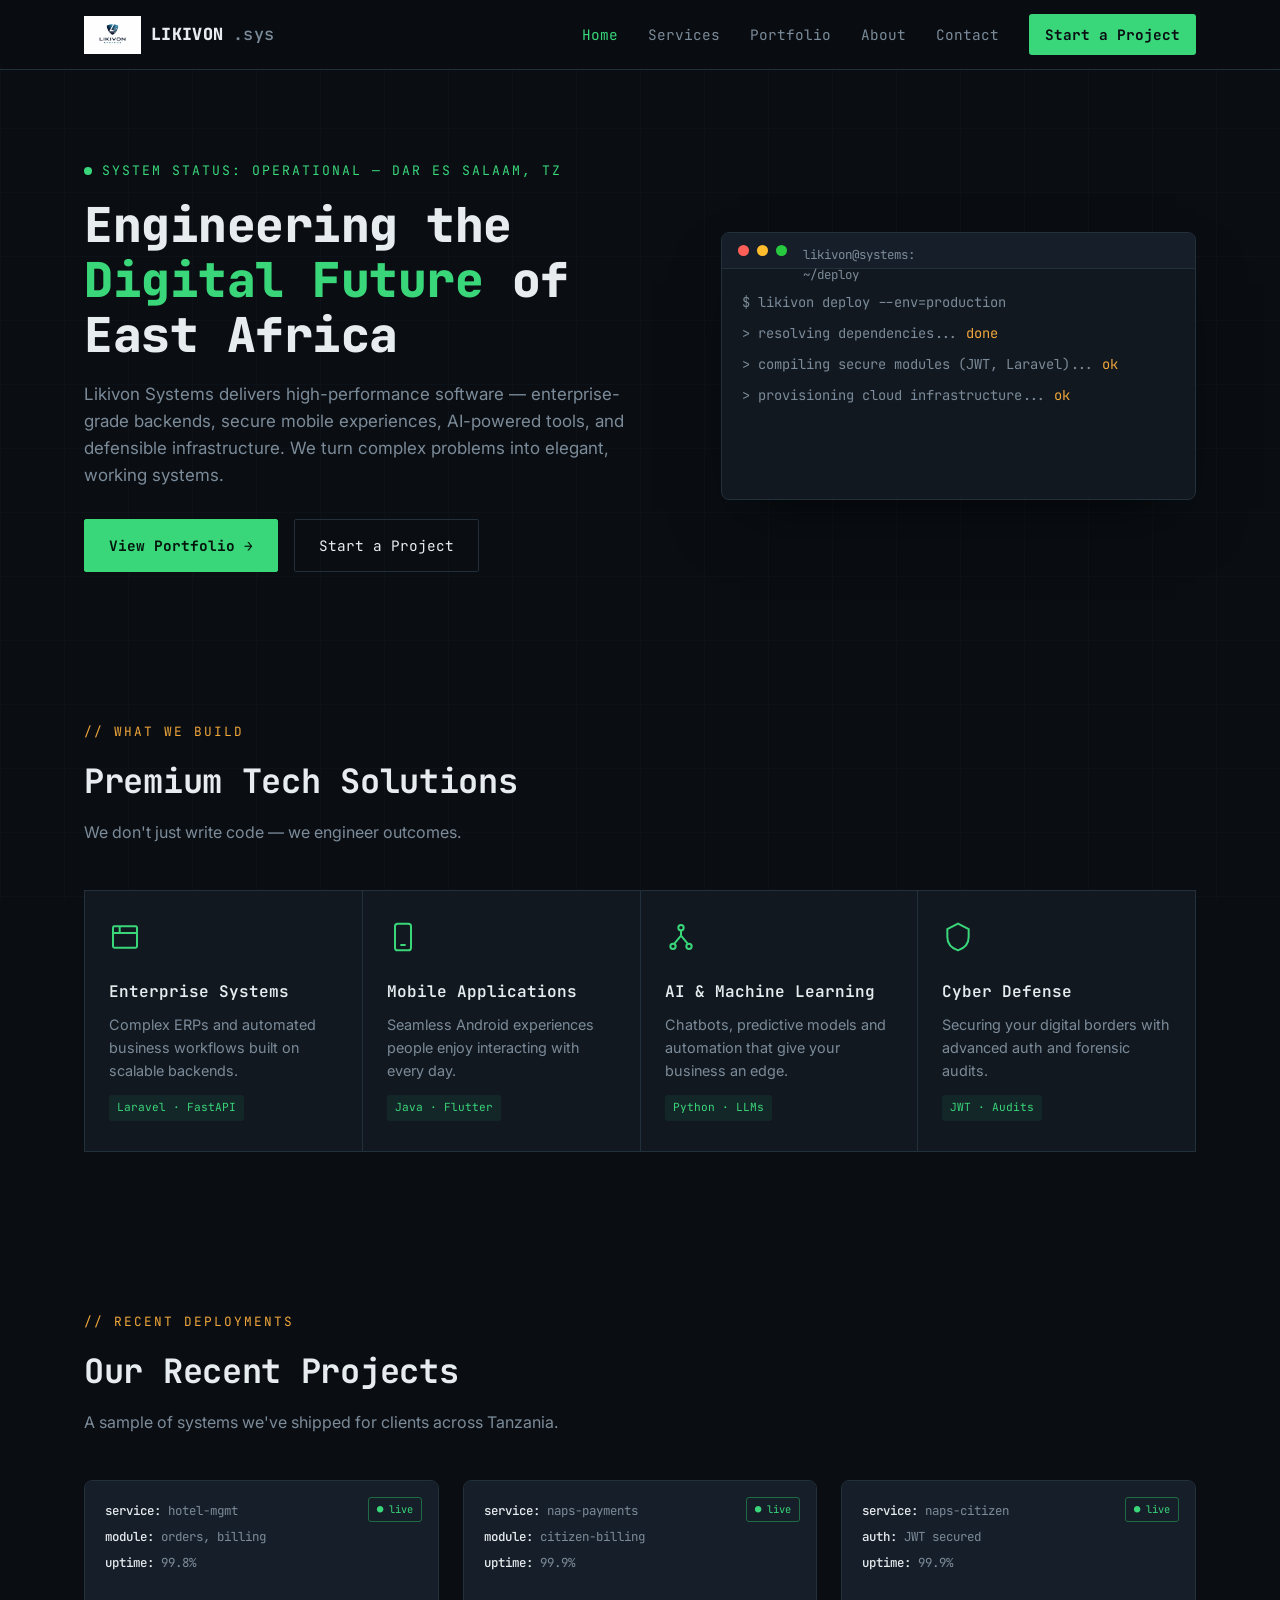
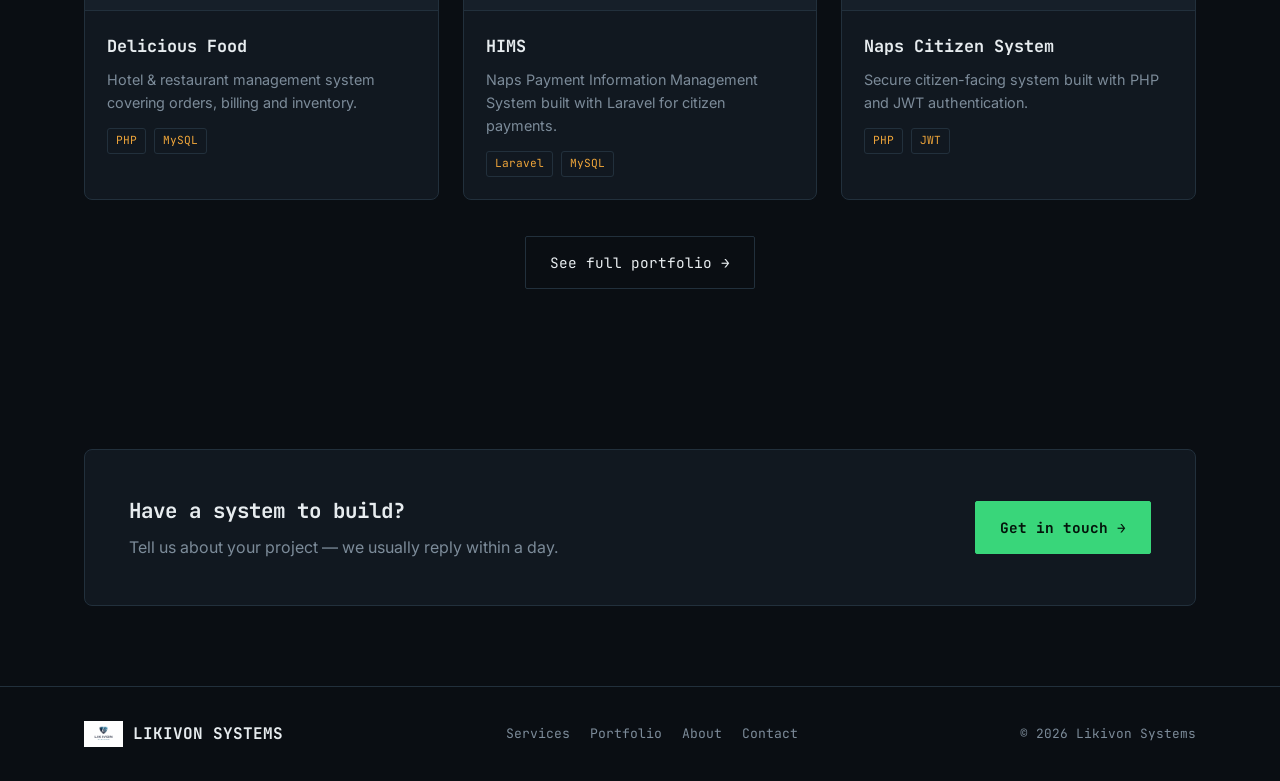
<file: index.html>
<!DOCTYPE html>
<html lang="sw">
<head>
<meta charset="UTF-8">
<meta name="viewport" content="width=device-width, initial-scale=1.0">
<title>Likivon Systems | Engineering Future Solutions</title>
<meta name="description" content="Likivon Systems - Software Engineering firm based in Dar es Salaam, Tanzania. Enterprise Systems, Mobile Apps, AI/ML and Cybersecurity solutions.">
<meta name="keywords" content="Likivon Systems, software company Tanzania, web development Dar es Salaam, mobile app developer Tanzania, cybersecurity Tanzania, AI machine learning Tanzania, software engineer Dar es Salaam">
<link rel="canonical" href="https://likivonsystems.github.io/">
<meta property="og:type" content="website">
<meta property="og:title" content="Likivon Systems | Engineering Future Solutions">
<meta property="og:description" content="Software Engineering firm based in Dar es Salaam, Tanzania. Enterprise Systems, Mobile Apps, AI/ML and Cybersecurity solutions.">
<meta property="og:url" content="https://likivonsystems.github.io/">
<meta property="og:image" content="https://likivonsystems.github.io/assets/logo.png">
<meta name="twitter:card" content="summary">
<meta name="twitter:title" content="Likivon Systems | Engineering Future Solutions">
<meta name="twitter:description" content="Software Engineering firm based in Dar es Salaam, Tanzania.">
<meta name="twitter:image" content="https://likivonsystems.github.io/assets/logo.png">
<link rel="icon" href="assets/logo.png">
<script type="application/ld+json">
{
  "@context": "https://schema.org",
  "@type": "ProfessionalService",
  "name": "Likivon Systems",
  "description": "Software Engineering firm specializing in Enterprise Systems, Mobile Apps, AI/ML and Cybersecurity solutions.",
  "url": "https://likivonsystems.github.io/",
  "logo": "https://likivonsystems.github.io/assets/logo.png",
  "image": "https://likivonsystems.github.io/assets/logo.png",
  "telephone": "+255628275455",
  "email": "likivonsystems@gmail.com",
  "address": {
    "@type": "PostalAddress",
    "addressLocality": "Dar es Salaam",
    "addressCountry": "TZ"
  },
  "areaServed": "Tanzania",
  "founder": {
    "@type": "Person",
    "name": "Hemedi Mwarami"
  }
}
</script>
<link rel="preconnect" href="https://fonts.googleapis.com">
<link rel="preconnect" href="https://fonts.gstatic.com" crossorigin>
<link href="https://fonts.googleapis.com/css2?family=JetBrains+Mono:wght@400;500;700;800&family=Inter:wght@400;500;600;700&display=swap" rel="stylesheet">
<link rel="stylesheet" href="assets/style.css">
</head>
<body>

<header>
  <nav>
    <a href="index.html" class="logo"><img src="assets/logo.png" alt="Likivon Systems logo">LIKIVON<span style="color:var(--muted); font-weight:500;">.sys</span></a>
    <button class="burger" id="burger" aria-label="Fungua menu">☰</button>
    <div class="navlinks" id="navlinks">
      <a href="index.html" data-page="index.html">Home</a>
      <a href="services.html" data-page="services.html">Services</a>
      <a href="portfolio.html" data-page="portfolio.html">Portfolio</a>
      <a href="about.html" data-page="about.html">About</a>
      <a href="contact.html" data-page="contact.html">Contact</a>
      <a href="contact.html" class="cta">Start a Project</a>
    </div>
  </nav>
</header>

<main class="wrap">

  <section class="hero" style="padding:90px 0 70px;">
    <div style="display:grid; grid-template-columns:1.1fr 0.9fr; gap:56px; align-items:center;" class="hero-grid-inline">
      <div data-reveal="1">
        <div class="eyebrow"><span class="pulse"></span>SYSTEM STATUS: OPERATIONAL — DAR ES SALAAM, TZ</div>
        <h1>Engineering the <span class="accent">Digital Future</span> of East Africa</h1>
        <p class="lede">Likivon Systems delivers high-performance software — enterprise-grade backends, secure mobile experiences, AI-powered tools, and defensible infrastructure. We turn complex problems into elegant, working systems.</p>
        <div class="cta-row">
          <a href="portfolio.html" class="btn btn-primary">View Portfolio →</a>
          <a href="contact.html" class="btn btn-ghost">Start a Project</a>
        </div>
      </div>
      <div class="terminal" data-reveal="2">
        <div class="terminal-bar">
          <span></span><span></span><span></span>
          <span class="terminal-title">likivon@systems: ~/deploy</span>
        </div>
        <div class="terminal-body" id="termBody"></div>
      </div>
    </div>
  </section>

  <section id="services">
    <div class="section-head" data-reveal>
      <div class="section-tag">// what we build</div>
      <h2>Premium Tech Solutions</h2>
      <p class="section-sub">We don't just write code — we engineer outcomes.</p>
    </div>
    <div class="services-grid" data-reveal>
      <div class="service">
        <svg class="service-icon" viewBox="0 0 24 24" fill="none" stroke="currentColor" stroke-width="1.5"><rect x="3" y="4" width="18" height="16" rx="1"/><path d="M3 9h18M8 4v5"/></svg>
        <h3>Enterprise Systems</h3>
        <p>Complex ERPs and automated business workflows built on scalable backends.</p>
        <span class="stack">Laravel · FastAPI</span>
      </div>
      <div class="service">
        <svg class="service-icon" viewBox="0 0 24 24" fill="none" stroke="currentColor" stroke-width="1.5"><rect x="6" y="2" width="12" height="20" rx="2"/><path d="M10 18h4"/></svg>
        <h3>Mobile Applications</h3>
        <p>Seamless Android experiences people enjoy interacting with every day.</p>
        <span class="stack">Java · Flutter</span>
      </div>
      <div class="service">
        <svg class="service-icon" viewBox="0 0 24 24" fill="none" stroke="currentColor" stroke-width="1.5"><circle cx="12" cy="5" r="2"/><circle cx="6" cy="19" r="2"/><circle cx="18" cy="19" r="2"/><path d="M12 7v4M12 11l-5 6M12 11l5 6"/></svg>
        <h3>AI &amp; Machine Learning</h3>
        <p>Chatbots, predictive models and automation that give your business an edge.</p>
        <span class="stack">Python · LLMs</span>
      </div>
      <div class="service">
        <svg class="service-icon" viewBox="0 0 24 24" fill="none" stroke="currentColor" stroke-width="1.5"><path d="M12 2l8 4v6c0 5-3.5 8.5-8 10-4.5-1.5-8-5-8-10V6l8-4z"/></svg>
        <h3>Cyber Defense</h3>
        <p>Securing your digital borders with advanced auth and forensic audits.</p>
        <span class="stack">JWT · Audits</span>
      </div>
    </div>
  </section>

  <section id="projects">
    <div class="section-head" data-reveal>
      <div class="section-tag">// recent deployments</div>
      <h2>Our Recent Projects</h2>
      <p class="section-sub">A sample of systems we've shipped for clients across Tanzania.</p>
    </div>
    <div class="proj-grid" data-reveal>
      <div class="proj-card">
        <div class="proj-window">
          <span class="tag-status">● live</span>
          <div class="row"><b>service:</b> hotel-mgmt</div>
          <div class="row"><b>module:</b> orders, billing</div>
          <div class="row"><b>uptime:</b> 99.8%</div>
        </div>
        <div class="proj-body">
          <h3>Delicious Food</h3>
          <p>Hotel &amp; restaurant management system covering orders, billing and inventory.</p>
          <div class="proj-tags"><span>PHP</span><span>MySQL</span></div>
        </div>
      </div>
      <div class="proj-card">
        <div class="proj-window">
          <span class="tag-status">● live</span>
          <div class="row"><b>service:</b> naps-payments</div>
          <div class="row"><b>module:</b> citizen-billing</div>
          <div class="row"><b>uptime:</b> 99.9%</div>
        </div>
        <div class="proj-body">
          <h3>HIMS</h3>
          <p>Naps Payment Information Management System built with Laravel for citizen payments.</p>
          <div class="proj-tags"><span>Laravel</span><span>MySQL</span></div>
        </div>
      </div>
      <div class="proj-card">
        <div class="proj-window">
          <span class="tag-status">● live</span>
          <div class="row"><b>service:</b> naps-citizen</div>
          <div class="row"><b>auth:</b> JWT secured</div>
          <div class="row"><b>uptime:</b> 99.9%</div>
        </div>
        <div class="proj-body">
          <h3>Naps Citizen System</h3>
          <p>Secure citizen-facing system built with PHP and JWT authentication.</p>
          <div class="proj-tags"><span>PHP</span><span>JWT</span></div>
        </div>
      </div>
    </div>
    <div style="text-align:center; margin-top:36px;" data-reveal>
      <a href="portfolio.html" class="btn btn-ghost">See full portfolio →</a>
    </div>
  </section>

  <section>
    <div class="cta-banner" data-reveal>
      <div>
        <h3>Have a system to build?</h3>
        <p>Tell us about your project — we usually reply within a day.</p>
      </div>
      <a href="contact.html" class="btn btn-primary">Get in touch →</a>
    </div>
  </section>

</main>

<footer>
  <div class="wrap foot-grid">
    <a href="index.html" class="brand"><img src="assets/logo.png" alt="Likivon logo">LIKIVON SYSTEMS</a>
    <div class="foot-links">
      <a href="services.html">Services</a>
      <a href="portfolio.html">Portfolio</a>
      <a href="about.html">About</a>
      <a href="contact.html">Contact</a>
    </div>
    <div class="copy">© 2026 Likivon Systems</div>
  </div>
</footer>

<script src="assets/main.js"></script>
</body>
</html>
</file>
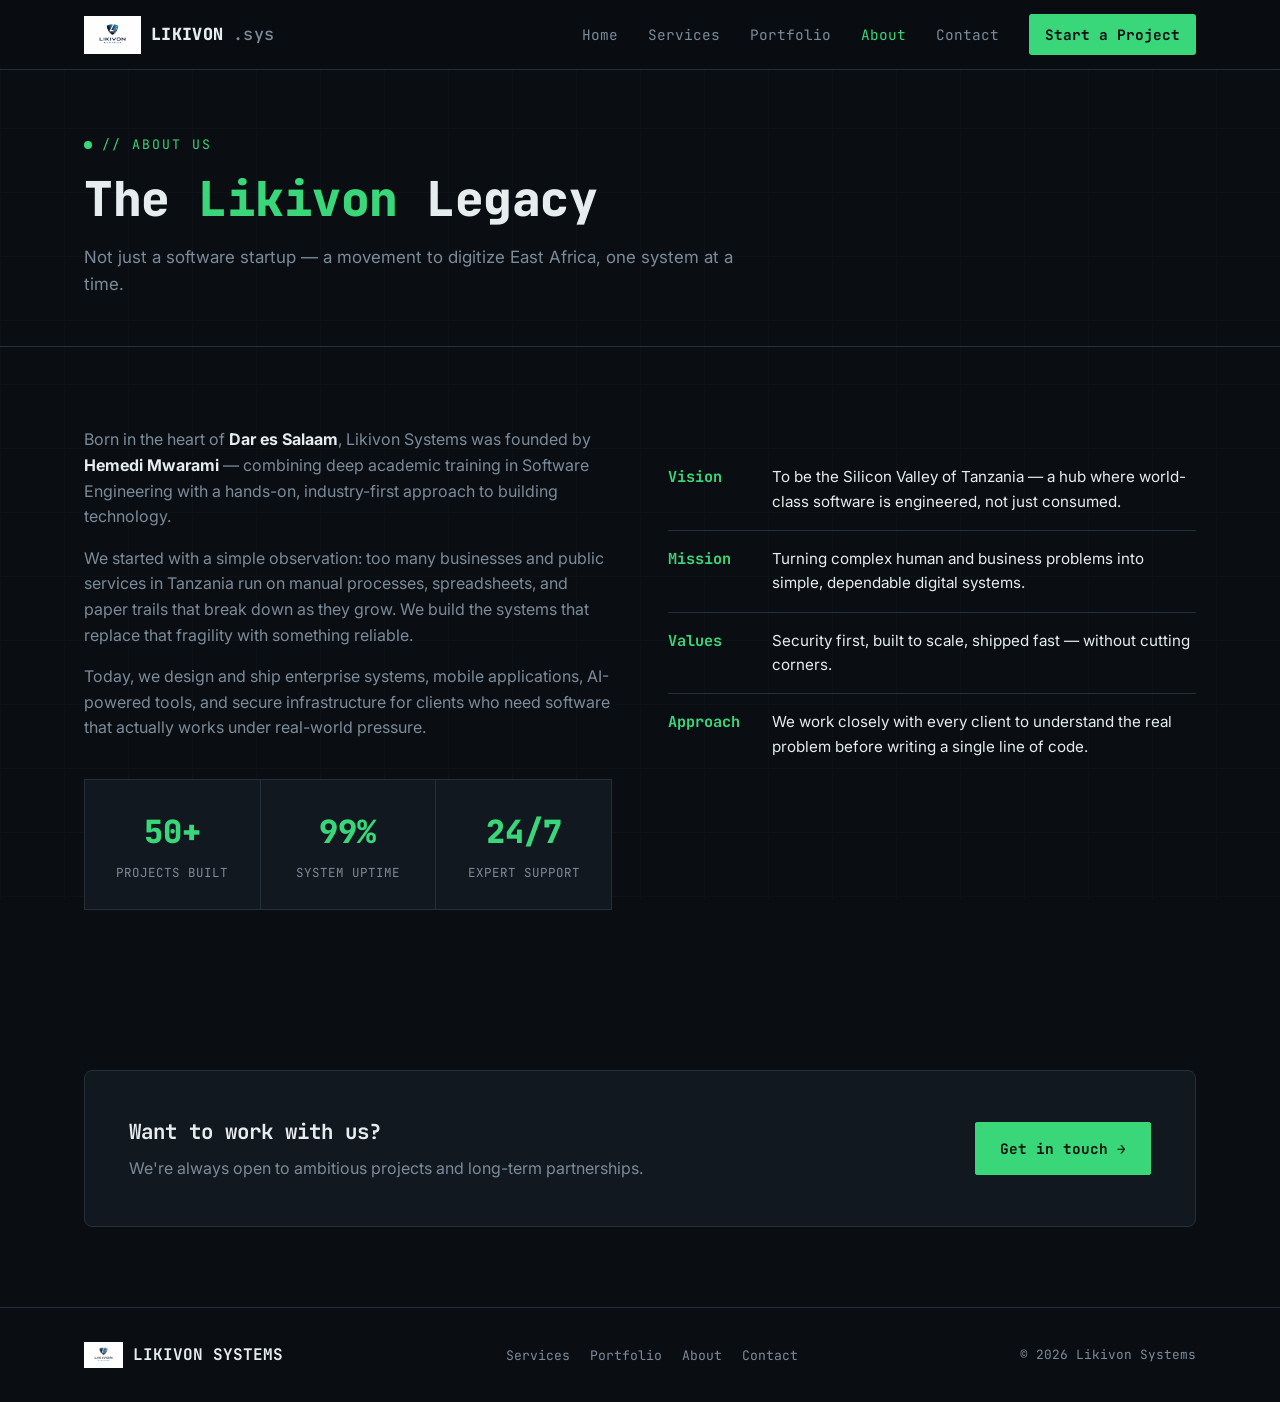
<file: about.html>
<!DOCTYPE html>
<html lang="sw">
<head>
<meta charset="UTF-8">
<meta name="viewport" content="width=device-width, initial-scale=1.0">
<title>About | Likivon Systems</title>
<meta name="description" content="Likivon Systems is a software engineering company founded in Dar es Salaam, Tanzania, building secure digital infrastructure for East Africa.">
<meta name="keywords" content="Likivon Systems about, Hemedi Mwarami, software company Dar es Salaam, Tanzania tech startup">
<link rel="canonical" href="https://likivonsystems.github.io/about.html">
<meta property="og:type" content="website">
<meta property="og:title" content="About | Likivon Systems">
<meta property="og:description" content="Likivon Systems is a software engineering company founded in Dar es Salaam, Tanzania.">
<meta property="og:url" content="https://likivonsystems.github.io/about.html">
<meta property="og:image" content="https://likivonsystems.github.io/assets/logo.png">
<link rel="icon" href="assets/logo.png">
<link rel="preconnect" href="https://fonts.googleapis.com">
<link rel="preconnect" href="https://fonts.gstatic.com" crossorigin>
<link href="https://fonts.googleapis.com/css2?family=JetBrains+Mono:wght@400;500;700;800&family=Inter:wght@400;500;600;700&display=swap" rel="stylesheet">
<link rel="stylesheet" href="assets/style.css">
</head>
<body>

<header>
  <nav>
    <a href="index.html" class="logo"><img src="assets/logo.png" alt="Likivon Systems logo">LIKIVON<span style="color:var(--muted); font-weight:500;">.sys</span></a>
    <button class="burger" id="burger" aria-label="Fungua menu">☰</button>
    <div class="navlinks" id="navlinks">
      <a href="index.html" data-page="index.html">Home</a>
      <a href="services.html" data-page="services.html">Services</a>
      <a href="portfolio.html" data-page="portfolio.html">Portfolio</a>
      <a href="about.html" data-page="about.html">About</a>
      <a href="contact.html" data-page="contact.html">Contact</a>
      <a href="contact.html" class="cta">Start a Project</a>
    </div>
  </nav>
</header>

<div class="page-hero">
  <div class="wrap" data-reveal>
    <div class="eyebrow"><span class="pulse"></span>// ABOUT US</div>
    <h1>The <span class="accent">Likivon</span> Legacy</h1>
    <p class="lede">Not just a software startup — a movement to digitize East Africa, one system at a time.</p>
  </div>
</div>

<main class="wrap">
  <section>
    <div class="about-grid">
      <div data-reveal="1">
        <p>Born in the heart of <strong>Dar es Salaam</strong>, Likivon Systems was founded by <strong>Hemedi Mwarami</strong> — combining deep academic training in Software Engineering with a hands-on, industry-first approach to building technology.</p>
        <p>We started with a simple observation: too many businesses and public services in Tanzania run on manual processes, spreadsheets, and paper trails that break down as they grow. We build the systems that replace that fragility with something reliable.</p>
        <p>Today, we design and ship enterprise systems, mobile applications, AI-powered tools, and secure infrastructure for clients who need software that actually works under real-world pressure.</p>
        <div class="stats-row">
          <div class="stat"><div class="num">50+</div><div class="label">Projects Built</div></div>
          <div class="stat"><div class="num">99%</div><div class="label">System Uptime</div></div>
          <div class="stat"><div class="num">24/7</div><div class="label">Expert Support</div></div>
        </div>
      </div>
      <ul class="values" data-reveal="2">
        <li><b>Vision</b><span>To be the Silicon Valley of Tanzania — a hub where world-class software is engineered, not just consumed.</span></li>
        <li><b>Mission</b><span>Turning complex human and business problems into simple, dependable digital systems.</span></li>
        <li><b>Values</b><span>Security first, built to scale, shipped fast — without cutting corners.</span></li>
        <li><b>Approach</b><span>We work closely with every client to understand the real problem before writing a single line of code.</span></li>
      </ul>
    </div>
  </section>

  <section>
    <div class="cta-banner" data-reveal>
      <div>
        <h3>Want to work with us?</h3>
        <p>We're always open to ambitious projects and long-term partnerships.</p>
      </div>
      <a href="contact.html" class="btn btn-primary">Get in touch →</a>
    </div>
  </section>
</main>

<footer>
  <div class="wrap foot-grid">
    <a href="index.html" class="brand"><img src="assets/logo.png" alt="Likivon logo">LIKIVON SYSTEMS</a>
    <div class="foot-links">
      <a href="services.html">Services</a>
      <a href="portfolio.html">Portfolio</a>
      <a href="about.html">About</a>
      <a href="contact.html">Contact</a>
    </div>
    <div class="copy">© 2026 Likivon Systems</div>
  </div>
</footer>

<script src="assets/main.js"></script>
</body>
</html>
</file>
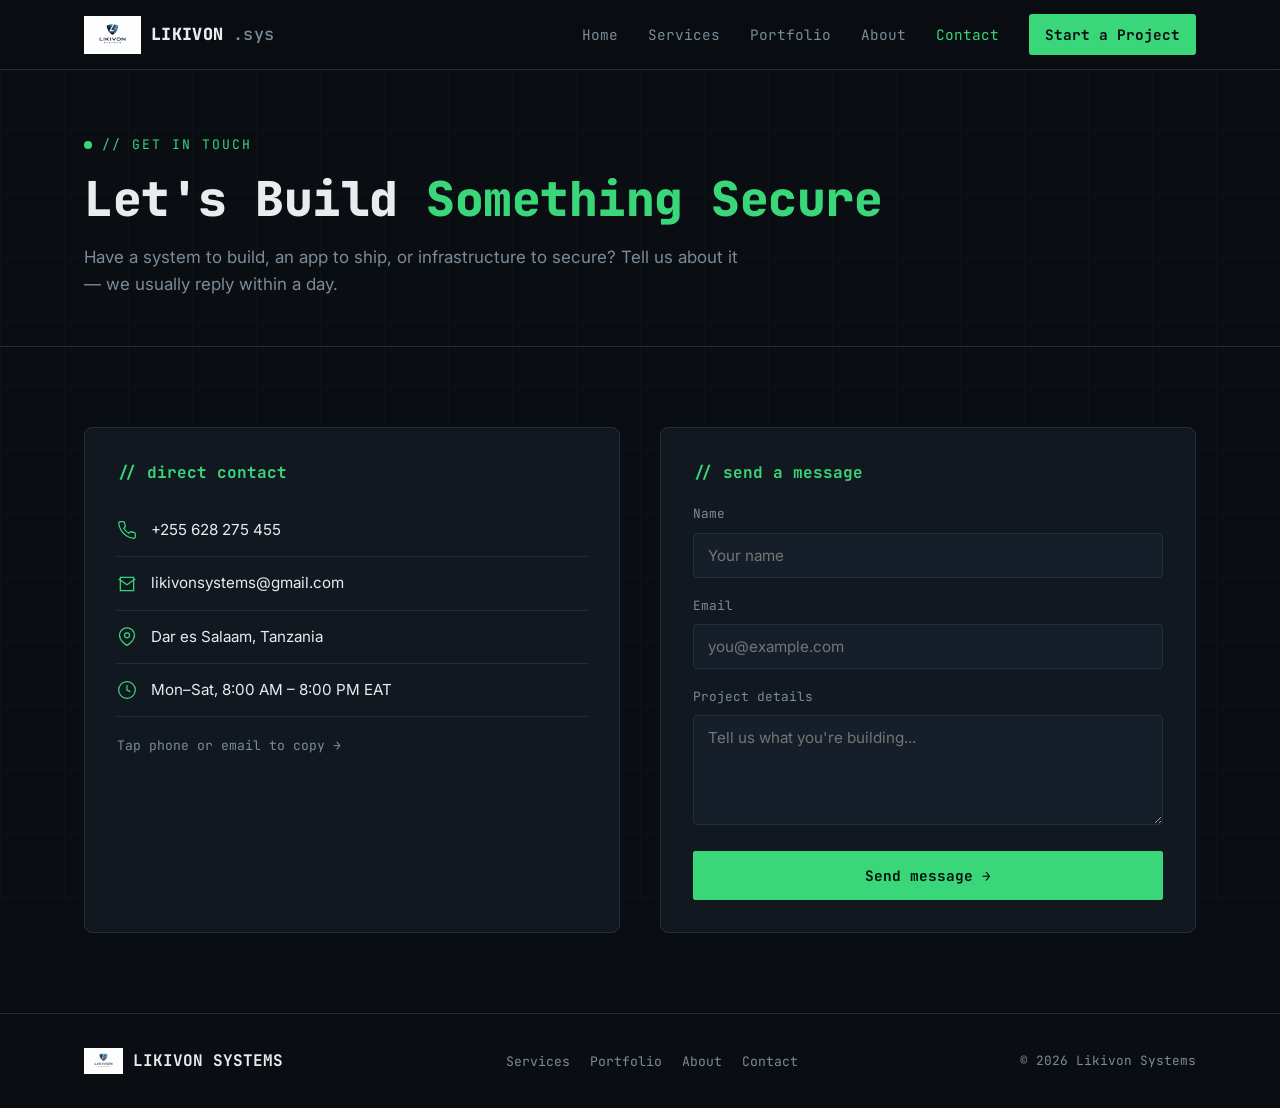
<file: contact.html>
<!DOCTYPE html>
<html lang="sw">
<head>
<meta charset="UTF-8">
<meta name="viewport" content="width=device-width, initial-scale=1.0">
<title>Contact | Likivon Systems</title>
<meta name="description" content="Get in touch with Likivon Systems - Dar es Salaam, Tanzania. Phone +255 628 275 455, email likivonsystems@gmail.com">
<meta name="keywords" content="contact Likivon Systems, software company Dar es Salaam contact, hire developer Tanzania">
<link rel="canonical" href="https://likivonsystems.github.io/contact.html">
<meta property="og:type" content="website">
<meta property="og:title" content="Contact | Likivon Systems">
<meta property="og:description" content="Get in touch with Likivon Systems - Dar es Salaam, Tanzania.">
<meta property="og:url" content="https://likivonsystems.github.io/contact.html">
<meta property="og:image" content="https://likivonsystems.github.io/assets/logo.png">
<link rel="icon" href="assets/logo.png">
<link rel="preconnect" href="https://fonts.googleapis.com">
<link rel="preconnect" href="https://fonts.gstatic.com" crossorigin>
<link href="https://fonts.googleapis.com/css2?family=JetBrains+Mono:wght@400;500;700;800&family=Inter:wght@400;500;600;700&display=swap" rel="stylesheet">
<link rel="stylesheet" href="assets/style.css">
</head>
<body>

<header>
  <nav>
    <a href="index.html" class="logo"><img src="assets/logo.png" alt="Likivon Systems logo">LIKIVON<span style="color:var(--muted); font-weight:500;">.sys</span></a>
    <button class="burger" id="burger" aria-label="Fungua menu">☰</button>
    <div class="navlinks" id="navlinks">
      <a href="index.html" data-page="index.html">Home</a>
      <a href="services.html" data-page="services.html">Services</a>
      <a href="portfolio.html" data-page="portfolio.html">Portfolio</a>
      <a href="about.html" data-page="about.html">About</a>
      <a href="contact.html" data-page="contact.html">Contact</a>
      <a href="contact.html" class="cta">Start a Project</a>
    </div>
  </nav>
</header>

<div class="page-hero">
  <div class="wrap" data-reveal>
    <div class="eyebrow"><span class="pulse"></span>// GET IN TOUCH</div>
    <h1>Let's Build <span class="accent">Something Secure</span></h1>
    <p class="lede">Have a system to build, an app to ship, or infrastructure to secure? Tell us about it — we usually reply within a day.</p>
  </div>
</div>

<main class="wrap">
  <section>
    <div class="contact-grid">
      <div class="contact-card" data-reveal="1">
        <h3>// direct contact</h3>
        <div class="contact-row">
          <svg viewBox="0 0 24 24" fill="none" stroke="currentColor" stroke-width="1.5"><path d="M22 16.92v3a2 2 0 0 1-2.18 2 19.79 19.79 0 0 1-8.63-3.07 19.5 19.5 0 0 1-6-6 19.79 19.79 0 0 1-3.07-8.67A2 2 0 0 1 4.11 2h3a2 2 0 0 1 2 1.72c.127.96.361 1.903.7 2.81a2 2 0 0 1-.45 2.11L8.09 9.91a16 16 0 0 0 6 6l1.27-1.27a2 2 0 0 1 2.11-.45c.907.339 1.85.573 2.81.7A2 2 0 0 1 22 16.92z"/></svg>
          <a href="tel:+255628275455" data-copy="+255628275455" data-label="+255 628 275 455">+255 628 275 455</a>
        </div>
        <div class="contact-row">
          <svg viewBox="0 0 24 24" fill="none" stroke="currentColor" stroke-width="1.5"><path d="M4 4h16v16H4z"/><path d="M22 6l-10 7L2 6"/></svg>
          <a href="mailto:likivonsystems@gmail.com" data-copy="likivonsystems@gmail.com" data-label="likivonsystems@gmail.com">likivonsystems@gmail.com</a>
        </div>
        <div class="contact-row">
          <svg viewBox="0 0 24 24" fill="none" stroke="currentColor" stroke-width="1.5"><path d="M21 10c0 7-9 12-9 12s-9-5-9-12a9 9 0 0 1 18 0z"/><circle cx="12" cy="10" r="3"/></svg>
          <span>Dar es Salaam, Tanzania</span>
        </div>
        <div class="contact-row">
          <svg viewBox="0 0 24 24" fill="none" stroke="currentColor" stroke-width="1.5"><circle cx="12" cy="12" r="10"/><path d="M12 6v6l4 2"/></svg>
          <span>Mon–Sat, 8:00 AM – 8:00 PM EAT</span>
        </div>
        <p style="margin-top:18px; color:var(--muted); font-size:0.82rem; font-family:var(--mono);">Tap phone or email to copy →</p>
      </div>

      <div class="contact-card" data-reveal="2">
        <h3>// send a message</h3>
        <form id="contactForm">
          <div class="form-group">
            <label for="cf-name">Name</label>
            <input type="text" id="cf-name" required placeholder="Your name">
          </div>
          <div class="form-group">
            <label for="cf-email">Email</label>
            <input type="email" id="cf-email" required placeholder="you@example.com">
          </div>
          <div class="form-group">
            <label for="cf-message">Project details</label>
            <textarea id="cf-message" required placeholder="Tell us what you're building..."></textarea>
          </div>
          <button type="submit" class="btn btn-primary" style="width:100%; justify-content:center;">Send message →</button>
        </form>
      </div>
    </div>
  </section>
</main>

<footer>
  <div class="wrap foot-grid">
    <a href="index.html" class="brand"><img src="assets/logo.png" alt="Likivon logo">LIKIVON SYSTEMS</a>
    <div class="foot-links">
      <a href="services.html">Services</a>
      <a href="portfolio.html">Portfolio</a>
      <a href="about.html">About</a>
      <a href="contact.html">Contact</a>
    </div>
    <div class="copy">© 2026 Likivon Systems</div>
  </div>
</footer>

<script src="assets/main.js"></script>
</body>
</html>
</file>
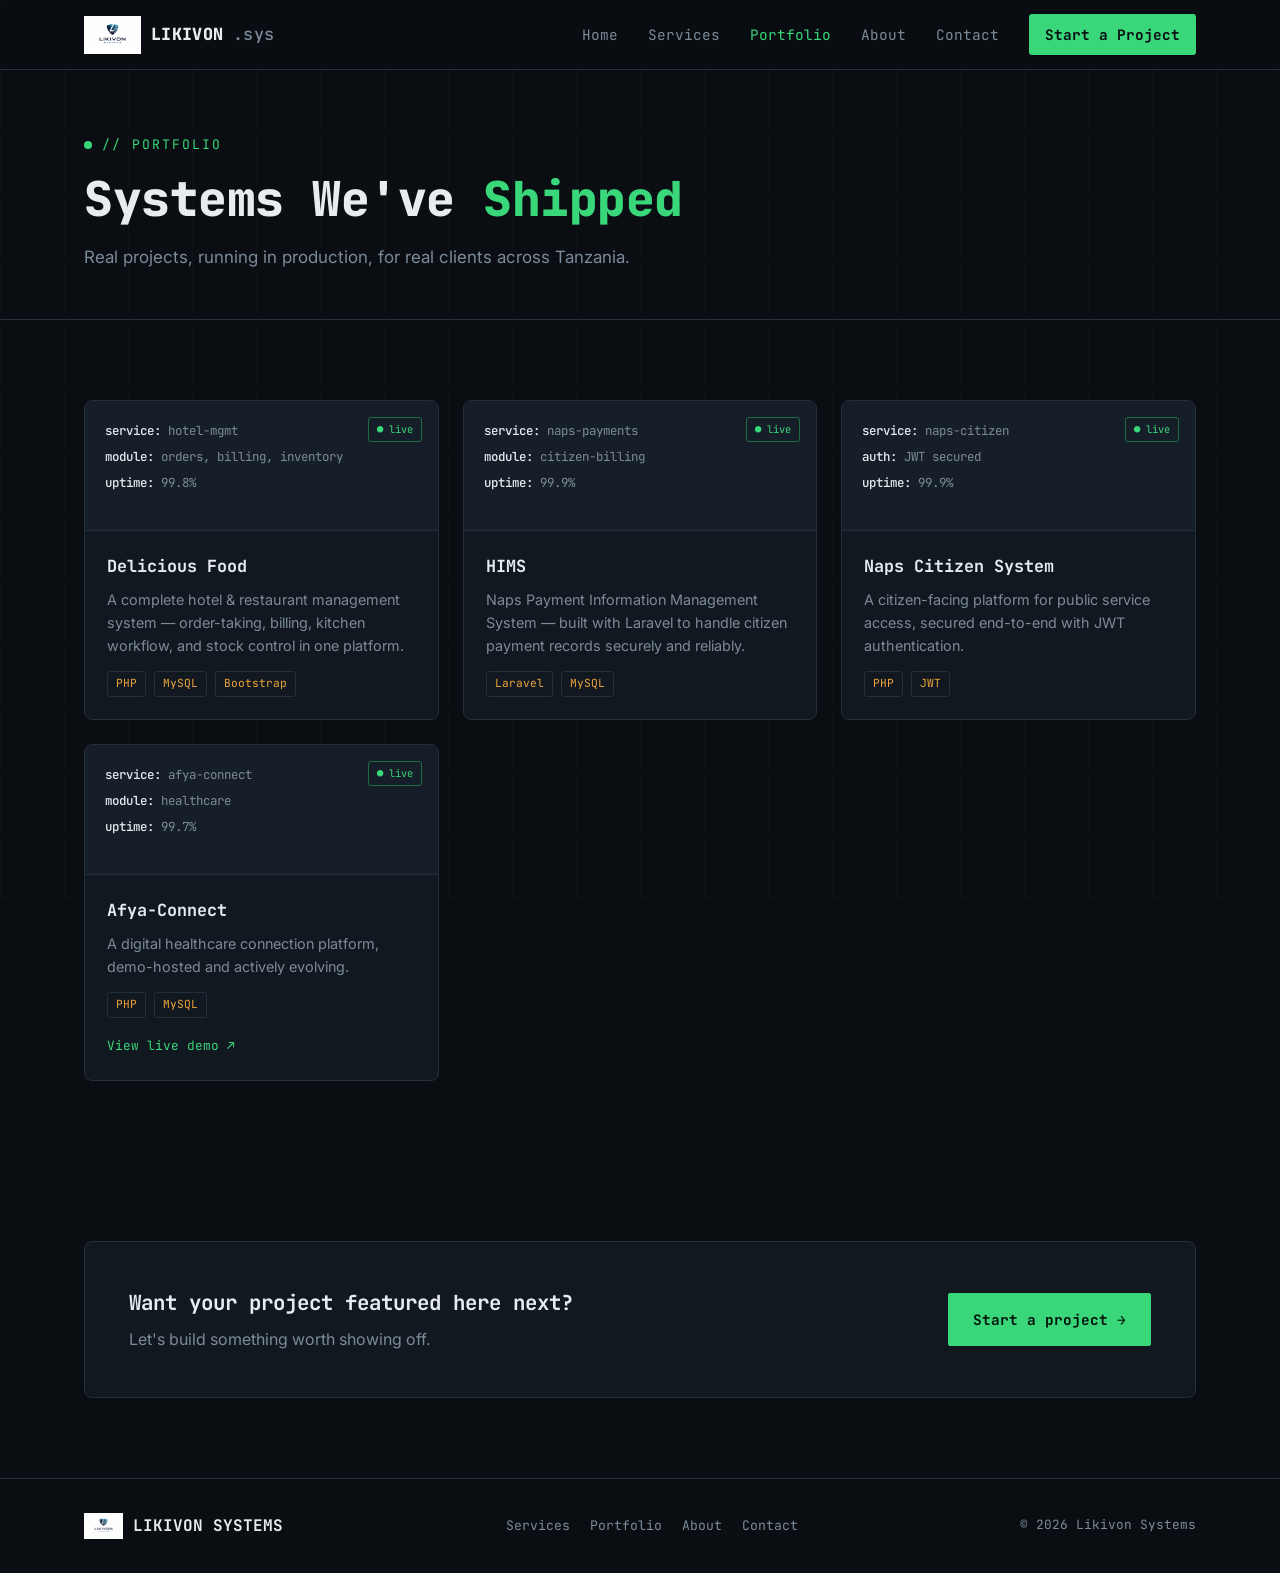
<file: portfolio.html>
<!DOCTYPE html>
<html lang="sw">
<head>
<meta charset="UTF-8">
<meta name="viewport" content="width=device-width, initial-scale=1.0">
<title>Portfolio | Likivon Systems</title>
<meta name="description" content="Recent systems and applications built by Likivon Systems for clients across Tanzania.">
<meta name="keywords" content="Likivon Systems projects, software portfolio Tanzania, hotel management system, payment system Tanzania, citizen system">
<link rel="canonical" href="https://likivonsystems.github.io/portfolio.html">
<meta property="og:type" content="website">
<meta property="og:title" content="Portfolio | Likivon Systems">
<meta property="og:description" content="Recent systems and applications built by Likivon Systems for clients across Tanzania.">
<meta property="og:url" content="https://likivonsystems.github.io/portfolio.html">
<meta property="og:image" content="https://likivonsystems.github.io/assets/logo.png">
<link rel="icon" href="assets/logo.png">
<link rel="preconnect" href="https://fonts.googleapis.com">
<link rel="preconnect" href="https://fonts.gstatic.com" crossorigin>
<link href="https://fonts.googleapis.com/css2?family=JetBrains+Mono:wght@400;500;700;800&family=Inter:wght@400;500;600;700&display=swap" rel="stylesheet">
<link rel="stylesheet" href="assets/style.css">
</head>
<body>

<header>
  <nav>
    <a href="index.html" class="logo"><img src="assets/logo.png" alt="Likivon Systems logo">LIKIVON<span style="color:var(--muted); font-weight:500;">.sys</span></a>
    <button class="burger" id="burger" aria-label="Fungua menu">☰</button>
    <div class="navlinks" id="navlinks">
      <a href="index.html" data-page="index.html">Home</a>
      <a href="services.html" data-page="services.html">Services</a>
      <a href="portfolio.html" data-page="portfolio.html">Portfolio</a>
      <a href="about.html" data-page="about.html">About</a>
      <a href="contact.html" data-page="contact.html">Contact</a>
      <a href="contact.html" class="cta">Start a Project</a>
    </div>
  </nav>
</header>

<div class="page-hero">
  <div class="wrap" data-reveal>
    <div class="eyebrow"><span class="pulse"></span>// PORTFOLIO</div>
    <h1>Systems We've <span class="accent">Shipped</span></h1>
    <p class="lede">Real projects, running in production, for real clients across Tanzania.</p>
  </div>
</div>

<main class="wrap">
  <section>
    <div class="proj-grid" data-reveal>
      <div class="proj-card">
        <div class="proj-window">
          <span class="tag-status">● live</span>
          <div class="row"><b>service:</b> hotel-mgmt</div>
          <div class="row"><b>module:</b> orders, billing, inventory</div>
          <div class="row"><b>uptime:</b> 99.8%</div>
        </div>
        <div class="proj-body">
          <h3>Delicious Food</h3>
          <p>A complete hotel &amp; restaurant management system — order-taking, billing, kitchen workflow, and stock control in one platform.</p>
          <div class="proj-tags"><span>PHP</span><span>MySQL</span><span>Bootstrap</span></div>
        </div>
      </div>

      <div class="proj-card">
        <div class="proj-window">
          <span class="tag-status">● live</span>
          <div class="row"><b>service:</b> naps-payments</div>
          <div class="row"><b>module:</b> citizen-billing</div>
          <div class="row"><b>uptime:</b> 99.9%</div>
        </div>
        <div class="proj-body">
          <h3>HIMS</h3>
          <p>Naps Payment Information Management System — built with Laravel to handle citizen payment records securely and reliably.</p>
          <div class="proj-tags"><span>Laravel</span><span>MySQL</span></div>
        </div>
      </div>

      <div class="proj-card">
        <div class="proj-window">
          <span class="tag-status">● live</span>
          <div class="row"><b>service:</b> naps-citizen</div>
          <div class="row"><b>auth:</b> JWT secured</div>
          <div class="row"><b>uptime:</b> 99.9%</div>
        </div>
        <div class="proj-body">
          <h3>Naps Citizen System</h3>
          <p>A citizen-facing platform for public service access, secured end-to-end with JWT authentication.</p>
          <div class="proj-tags"><span>PHP</span><span>JWT</span></div>
        </div>
      </div>

      <div class="proj-card">
        <div class="proj-window">
          <span class="tag-status">● live</span>
          <div class="row"><b>service:</b> afya-connect</div>
          <div class="row"><b>module:</b> healthcare</div>
          <div class="row"><b>uptime:</b> 99.7%</div>
        </div>
        <div class="proj-body">
          <h3>Afya-Connect</h3>
          <p>A digital healthcare connection platform, demo-hosted and actively evolving.</p>
          <div class="proj-tags"><span>PHP</span><span>MySQL</span></div>
          <div style="margin-top:14px;"><a href="http://afya-connect.onlinewebshop.net" target="_blank" rel="noopener" style="font-family:var(--mono); font-size:0.8rem; color:var(--signal);">View live demo ↗</a></div>
        </div>
      </div>
    </div>
  </section>

  <section>
    <div class="cta-banner" data-reveal>
      <div>
        <h3>Want your project featured here next?</h3>
        <p>Let's build something worth showing off.</p>
      </div>
      <a href="contact.html" class="btn btn-primary">Start a project →</a>
    </div>
  </section>
</main>

<footer>
  <div class="wrap foot-grid">
    <a href="index.html" class="brand"><img src="assets/logo.png" alt="Likivon logo">LIKIVON SYSTEMS</a>
    <div class="foot-links">
      <a href="services.html">Services</a>
      <a href="portfolio.html">Portfolio</a>
      <a href="about.html">About</a>
      <a href="contact.html">Contact</a>
    </div>
    <div class="copy">© 2026 Likivon Systems</div>
  </div>
</footer>

<script src="assets/main.js"></script>
</body>
</html>
</file>
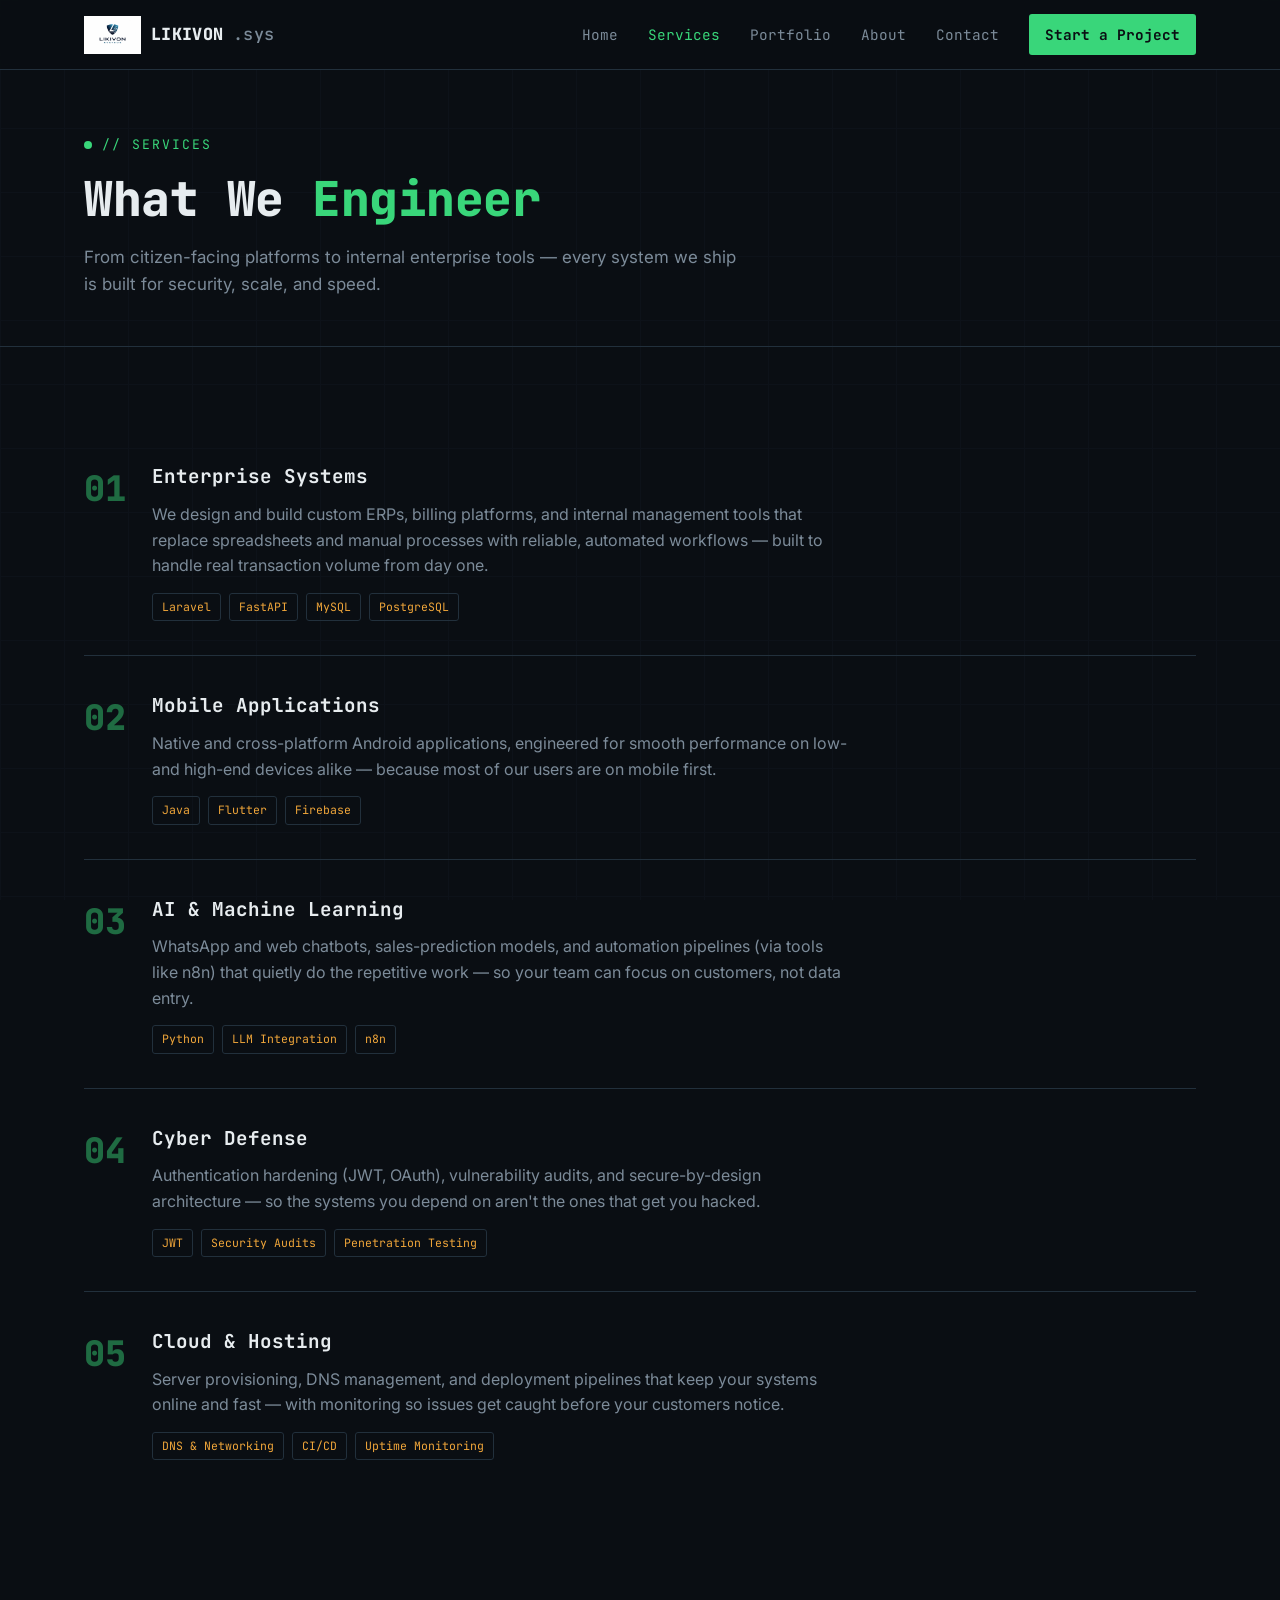
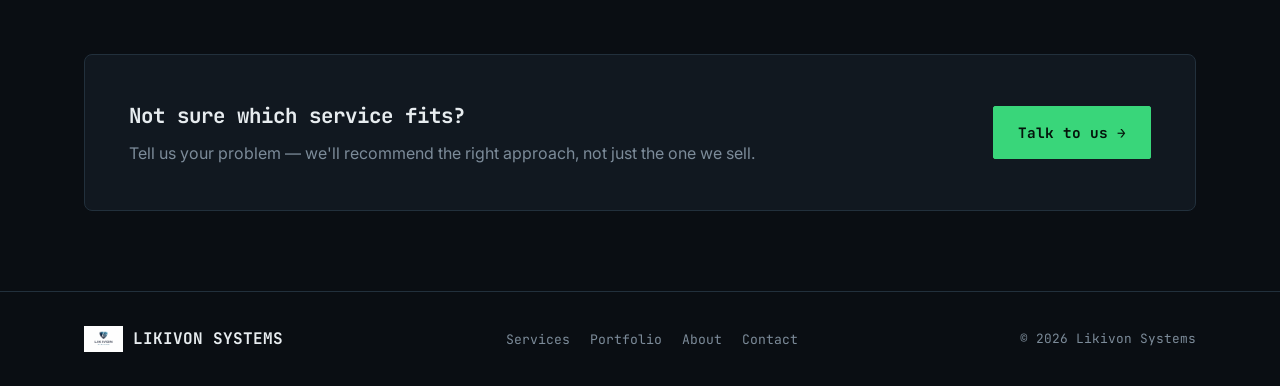
<file: services.html>
<!DOCTYPE html>
<html lang="sw">
<head>
<meta charset="UTF-8">
<meta name="viewport" content="width=device-width, initial-scale=1.0">
<title>Services | Likivon Systems</title>
<meta name="description" content="Enterprise Systems, Mobile Apps, AI & Machine Learning, Cybersecurity and Cloud Hosting services from Likivon Systems.">
<meta name="keywords" content="software services Tanzania, enterprise systems Dar es Salaam, mobile app development, cybersecurity services Tanzania, AI machine learning services">
<link rel="canonical" href="https://likivonsystems.github.io/services.html">
<meta property="og:type" content="website">
<meta property="og:title" content="Services | Likivon Systems">
<meta property="og:description" content="Enterprise Systems, Mobile Apps, AI & Machine Learning, Cybersecurity and Cloud Hosting services.">
<meta property="og:url" content="https://likivonsystems.github.io/services.html">
<meta property="og:image" content="https://likivonsystems.github.io/assets/logo.png">
<link rel="icon" href="assets/logo.png">
<link rel="preconnect" href="https://fonts.googleapis.com">
<link rel="preconnect" href="https://fonts.gstatic.com" crossorigin>
<link href="https://fonts.googleapis.com/css2?family=JetBrains+Mono:wght@400;500;700;800&family=Inter:wght@400;500;600;700&display=swap" rel="stylesheet">
<link rel="stylesheet" href="assets/style.css">
</head>
<body>

<header>
  <nav>
    <a href="index.html" class="logo"><img src="assets/logo.png" alt="Likivon Systems logo">LIKIVON<span style="color:var(--muted); font-weight:500;">.sys</span></a>
    <button class="burger" id="burger" aria-label="Fungua menu">☰</button>
    <div class="navlinks" id="navlinks">
      <a href="index.html" data-page="index.html">Home</a>
      <a href="services.html" data-page="services.html">Services</a>
      <a href="portfolio.html" data-page="portfolio.html">Portfolio</a>
      <a href="about.html" data-page="about.html">About</a>
      <a href="contact.html" data-page="contact.html">Contact</a>
      <a href="contact.html" class="cta">Start a Project</a>
    </div>
  </nav>
</header>

<div class="page-hero">
  <div class="wrap" data-reveal>
    <div class="eyebrow"><span class="pulse"></span>// SERVICES</div>
    <h1>What We <span class="accent">Engineer</span></h1>
    <p class="lede">From citizen-facing platforms to internal enterprise tools — every system we ship is built for security, scale, and speed.</p>
  </div>
</div>

<main class="wrap">
  <section>
    <div class="svc-detail" data-reveal>
      <div class="svc-num">01</div>
      <div>
        <h3>Enterprise Systems</h3>
        <p>We design and build custom ERPs, billing platforms, and internal management tools that replace spreadsheets and manual processes with reliable, automated workflows — built to handle real transaction volume from day one.</p>
        <div class="stack"><span>Laravel</span><span>FastAPI</span><span>MySQL</span><span>PostgreSQL</span></div>
      </div>
    </div>

    <div class="svc-detail" data-reveal>
      <div class="svc-num">02</div>
      <div>
        <h3>Mobile Applications</h3>
        <p>Native and cross-platform Android applications, engineered for smooth performance on low- and high-end devices alike — because most of our users are on mobile first.</p>
        <div class="stack"><span>Java</span><span>Flutter</span><span>Firebase</span></div>
      </div>
    </div>

    <div class="svc-detail" data-reveal>
      <div class="svc-num">03</div>
      <div>
        <h3>AI &amp; Machine Learning</h3>
        <p>WhatsApp and web chatbots, sales-prediction models, and automation pipelines (via tools like n8n) that quietly do the repetitive work — so your team can focus on customers, not data entry.</p>
        <div class="stack"><span>Python</span><span>LLM Integration</span><span>n8n</span></div>
      </div>
    </div>

    <div class="svc-detail" data-reveal>
      <div class="svc-num">04</div>
      <div>
        <h3>Cyber Defense</h3>
        <p>Authentication hardening (JWT, OAuth), vulnerability audits, and secure-by-design architecture — so the systems you depend on aren't the ones that get you hacked.</p>
        <div class="stack"><span>JWT</span><span>Security Audits</span><span>Penetration Testing</span></div>
      </div>
    </div>

    <div class="svc-detail" data-reveal>
      <div class="svc-num">05</div>
      <div>
        <h3>Cloud &amp; Hosting</h3>
        <p>Server provisioning, DNS management, and deployment pipelines that keep your systems online and fast — with monitoring so issues get caught before your customers notice.</p>
        <div class="stack"><span>DNS &amp; Networking</span><span>CI/CD</span><span>Uptime Monitoring</span></div>
      </div>
    </div>
  </section>

  <section>
    <div class="cta-banner" data-reveal>
      <div>
        <h3>Not sure which service fits?</h3>
        <p>Tell us your problem — we'll recommend the right approach, not just the one we sell.</p>
      </div>
      <a href="contact.html" class="btn btn-primary">Talk to us →</a>
    </div>
  </section>
</main>

<footer>
  <div class="wrap foot-grid">
    <a href="index.html" class="brand"><img src="assets/logo.png" alt="Likivon logo">LIKIVON SYSTEMS</a>
    <div class="foot-links">
      <a href="services.html">Services</a>
      <a href="portfolio.html">Portfolio</a>
      <a href="about.html">About</a>
      <a href="contact.html">Contact</a>
    </div>
    <div class="copy">© 2026 Likivon Systems</div>
  </div>
</footer>

<script src="assets/main.js"></script>
</body>
</html>
</file>
<file: assets/style.css>
:root{
  --ink:#0A0E13;
  --panel:#111820;
  --panel-2:#161f29;
  --line:#22303c;
  --signal:#39D67A;
  --signal-dim:#1f6b42;
  --amber:#F0A63A;
  --text:#E7ECEF;
  --muted:#7C8B99;
  --mono: 'JetBrains Mono', monospace;
  --sans: 'Inter', sans-serif;
}
*{box-sizing:border-box; margin:0; padding:0;}
html{scroll-behavior:smooth;}
body{
  background:var(--ink);
  color:var(--text);
  font-family:var(--sans);
  line-height:1.6;
  overflow-x:hidden;
}
a{color:inherit; text-decoration:none;}
img{max-width:100%; display:block;}

body::before{
  content:"";
  position:fixed; inset:0;
  background-image:
    linear-gradient(var(--line) 1px, transparent 1px),
    linear-gradient(90deg, var(--line) 1px, transparent 1px);
  background-size:64px 64px;
  opacity:0.15;
  pointer-events:none;
  z-index:0;
}

.wrap{max-width:1160px; margin:0 auto; padding:0 24px; position:relative; z-index:1;}

/* NAV */
header{
  position:sticky; top:0; z-index:50;
  background:rgba(10,14,19,0.88);
  backdrop-filter:blur(10px);
  border-bottom:1px solid var(--line);
}
nav{
  display:flex; align-items:center; justify-content:space-between;
  padding:14px 24px; max-width:1160px; margin:0 auto;
}
.logo{
  display:flex; align-items:center; gap:10px;
  font-family:var(--mono); font-weight:800; font-size:1.05rem;
  letter-spacing:0.3px; color:var(--text);
}
.logo img{height:38px; width:auto;}
.navlinks{display:flex; align-items:center; gap:30px; font-size:0.9rem; font-family:var(--mono);}
.navlinks a{color:var(--muted); transition:color .2s; padding:4px 0;}
.navlinks a:hover, .navlinks a.active{color:var(--signal);}
.navlinks a.ext{color:var(--amber);}
.navlinks a.cta{
  color:var(--ink); background:var(--signal); padding:9px 16px; border-radius:3px; font-weight:700;
}
.navlinks a.cta:hover{background:#4FE68C; color:var(--ink);}
.burger{display:none; background:none; border:none; color:var(--text); font-size:1.5rem; cursor:pointer;}

@media (max-width: 820px){
  .navlinks{
    position:fixed; top:66px; left:0; right:0;
    background:var(--panel); border-bottom:1px solid var(--line);
    flex-direction:column; align-items:flex-start; padding:20px 24px; gap:16px;
    transform:translateY(-150%); transition:transform .3s ease;
  }
  .navlinks.open{transform:translateY(0);}
  .navlinks a.cta{align-self:flex-start;}
  .burger{display:block;}
}

.hero-grid-inline{}
@media (max-width:900px){
  .hero-grid-inline{grid-template-columns:1fr !important;}
}

/* PAGE HERO (inner pages) */
.page-hero{
  padding:64px 0 48px; border-bottom:1px solid var(--line);
}
.eyebrow{
  font-family:var(--mono); color:var(--signal); font-size:0.82rem;
  letter-spacing:2px; text-transform:uppercase; margin-bottom:16px;
  display:flex; align-items:center; gap:10px;
}
.eyebrow .pulse{
  width:8px; height:8px; border-radius:50%; background:var(--signal);
  animation:pulse 2s infinite;
}
@keyframes pulse{
  0%{box-shadow:0 0 0 0 rgba(57,214,122,0.6);}
  70%{box-shadow:0 0 0 10px rgba(57,214,122,0);}
  100%{box-shadow:0 0 0 0 rgba(57,214,122,0);}
}
h1{
  font-family:var(--mono); font-weight:800; font-size:clamp(2rem, 4.5vw, 3rem);
  line-height:1.15; letter-spacing:-0.5px;
}
h1 .accent{color:var(--signal);}
.lede{margin-top:18px; color:var(--muted); font-size:1.06rem; max-width:60ch;}

/* buttons */
.cta-row{margin-top:30px; display:flex; gap:16px; flex-wrap:wrap;}
.btn{
  font-family:var(--mono); font-size:0.9rem; padding:14px 24px;
  border-radius:2px; border:1px solid var(--line); transition:all .2s;
  display:inline-flex; align-items:center; gap:8px;
}
.btn-primary{background:var(--signal); color:#04140B; border-color:var(--signal); font-weight:700;}
.btn-primary:hover{background:#4FE68C;}
.btn-ghost{color:var(--text);}
.btn-ghost:hover{border-color:var(--signal); color:var(--signal);}

/* generic sections */
section{padding:80px 0;}
.section-head{margin-bottom:44px; max-width:640px;}
.section-tag{font-family:var(--mono); color:var(--amber); font-size:0.8rem; letter-spacing:2px; text-transform:uppercase; margin-bottom:12px;}
h2{font-family:var(--mono); font-size:clamp(1.5rem,3vw,2.1rem); font-weight:700; letter-spacing:-0.3px;}
.section-sub{color:var(--muted); margin-top:12px; font-size:1rem;}

/* services */
.services-grid{display:grid; grid-template-columns:repeat(4,1fr); gap:1px; background:var(--line); border:1px solid var(--line);}
@media (max-width:900px){.services-grid{grid-template-columns:repeat(2,1fr);}}
@media (max-width:560px){.services-grid{grid-template-columns:1fr;}}
.service{background:var(--panel); padding:30px 24px; transition:background .25s;}
.service:hover{background:var(--panel-2);}
.service-icon{width:32px; height:32px; margin-bottom:18px; color:var(--signal);}
.service h3{font-family:var(--mono); font-size:1rem; margin-bottom:9px; font-weight:600;}
.service p{color:var(--muted); font-size:0.9rem;}
.service .stack{margin-top:13px; font-family:var(--mono); font-size:0.7rem; color:var(--signal); background:rgba(57,214,122,0.08); display:inline-block; padding:4px 8px; border-radius:3px;}

/* detailed service block (services.html) */
.svc-detail{
  display:grid; grid-template-columns:auto 1fr; gap:26px; padding:34px 0;
  border-bottom:1px solid var(--line);
}
.svc-detail:last-child{border-bottom:none;}
.svc-num{font-family:var(--mono); color:var(--signal-dim); font-size:2.2rem; font-weight:800;}
.svc-detail h3{font-family:var(--mono); font-size:1.2rem; margin-bottom:10px;}
.svc-detail p{color:var(--muted); max-width:70ch;}
.svc-detail .stack{margin-top:14px; display:flex; gap:8px; flex-wrap:wrap;}
.svc-detail .stack span{font-family:var(--mono); font-size:0.72rem; color:var(--amber); border:1px solid var(--line); padding:4px 9px; border-radius:3px;}

/* portfolio */
.proj-grid{display:grid; grid-template-columns:repeat(3,1fr); gap:24px;}
@media (max-width:900px){.proj-grid{grid-template-columns:1fr;}}
.proj-card{border:1px solid var(--line); border-radius:8px; overflow:hidden; background:var(--panel); transition:transform .25s, border-color .25s;}
.proj-card:hover{transform:translateY(-4px); border-color:var(--signal-dim);}
.proj-window{background:var(--panel-2); padding:20px; font-family:var(--mono); font-size:0.78rem; border-bottom:1px solid var(--line); min-height:130px; position:relative;}
.proj-window .tag-status{position:absolute; top:16px; right:16px; font-size:0.65rem; padding:3px 8px; border:1px solid var(--signal-dim); color:var(--signal); border-radius:3px;}
.proj-window .row{color:var(--muted); margin-bottom:6px;}
.proj-window .row b{color:var(--text); font-weight:500;}
.proj-body{padding:22px;}
.proj-body h3{font-family:var(--mono); font-size:1.05rem; margin-bottom:8px;}
.proj-body p{color:var(--muted); font-size:0.9rem;}
.proj-tags{display:flex; gap:8px; margin-top:14px; flex-wrap:wrap;}
.proj-tags span{font-family:var(--mono); font-size:0.7rem; color:var(--amber); border:1px solid var(--line); padding:3px 8px; border-radius:3px;}

/* about */
.about-grid{display:grid; grid-template-columns:1fr 1fr; gap:56px; align-items:start;}
@media (max-width:900px){.about-grid{grid-template-columns:1fr; gap:34px;}}
.about-grid p{color:var(--muted); margin-bottom:16px;}
.about-grid strong{color:var(--text);}
.values{list-style:none; margin-top:22px;}
.values li{display:flex; gap:14px; padding:16px 0; border-bottom:1px solid var(--line); font-size:0.95rem;}
.values li:last-child{border-bottom:none;}
.values b{font-family:var(--mono); color:var(--signal); min-width:90px;}

.stats-row{display:grid; grid-template-columns:repeat(3,1fr); gap:1px; background:var(--line); border:1px solid var(--line); margin-top:38px;}
.stat{background:var(--panel); padding:26px; text-align:center;}
.stat .num{font-family:var(--mono); font-size:2rem; font-weight:800; color:var(--signal);}
.stat .label{color:var(--muted); font-size:0.78rem; margin-top:6px; font-family:var(--mono); letter-spacing:1px; text-transform:uppercase;}

/* contact */
.contact-grid{display:grid; grid-template-columns:1fr 1fr; gap:40px;}
@media (max-width:820px){.contact-grid{grid-template-columns:1fr;}}
.contact-card{border:1px solid var(--line); border-radius:8px; padding:32px; background:var(--panel);}
.contact-card h3{font-family:var(--mono); font-size:1rem; margin-bottom:18px; color:var(--signal);}
.contact-row{display:flex; align-items:center; gap:14px; padding:14px 0; border-bottom:1px solid var(--line); font-size:0.95rem;}
.contact-row:last-child{border-bottom:none;}
.contact-row svg{width:20px; height:20px; color:var(--signal); flex-shrink:0;}
.contact-row a:hover{color:var(--signal);}

.form-group{margin-bottom:18px;}
.form-group label{display:block; font-family:var(--mono); font-size:0.8rem; color:var(--muted); margin-bottom:8px;}
.form-group input, .form-group textarea{
  width:100%; background:var(--panel-2); border:1px solid var(--line); border-radius:4px;
  padding:12px 14px; color:var(--text); font-family:var(--sans); font-size:0.95rem;
}
.form-group input:focus, .form-group textarea:focus{outline:none; border-color:var(--signal);}
.form-group textarea{resize:vertical; min-height:110px;}

.contact-box{
  border:1px solid var(--line); border-radius:8px; padding:44px;
  background:linear-gradient(180deg, var(--panel), var(--panel-2));
  text-align:center;
}
.contact-box h2{margin-bottom:12px;}
.contact-box p{color:var(--muted); max-width:50ch; margin:0 auto 26px;}
.contact-links{display:flex; gap:18px; justify-content:center; flex-wrap:wrap;}
.contact-links a{
  font-family:var(--mono); font-size:0.86rem; color:var(--text); border:1px solid var(--line);
  padding:12px 20px; border-radius:4px; transition:all .2s;
}
.contact-links a:hover{border-color:var(--signal); color:var(--signal);}

/* terminal (home) */
.terminal{background:var(--panel); border:1px solid var(--line); border-radius:8px; overflow:hidden; box-shadow:0 30px 60px -20px rgba(0,0,0,0.6);}
.terminal-bar{display:flex; align-items:center; gap:8px; padding:12px 16px; background:var(--panel-2); border-bottom:1px solid var(--line);}
.terminal-bar span{width:11px; height:11px; border-radius:50%; display:inline-block;}
.terminal-bar span:nth-child(1){background:#ff5f56;}
.terminal-bar span:nth-child(2){background:#ffbd2e;}
.terminal-bar span:nth-child(3){background:#27c93f;}
.terminal-title{margin-left:8px; font-family:var(--mono); font-size:0.78rem; color:var(--muted);}
.terminal-body{padding:22px 20px; font-family:var(--mono); font-size:0.86rem; min-height:230px; color:var(--signal);}
.terminal-body .line{margin-bottom:9px; color:var(--muted);}
.terminal-body .line .ok{color:var(--signal);}
.terminal-body .line .path{color:var(--amber);}
.cursor{display:inline-block; width:8px; height:16px; background:var(--signal); vertical-align:middle; animation:blink 1s step-end infinite;}
@keyframes blink{50%{opacity:0;}}

/* CTA banner (bottom of inner pages) */
.cta-banner{
  border:1px solid var(--line); border-radius:8px; padding:44px;
  display:flex; justify-content:space-between; align-items:center; flex-wrap:wrap; gap:20px;
  background:var(--panel);
}
.cta-banner h3{font-family:var(--mono); font-size:1.3rem;}
.cta-banner p{color:var(--muted); margin-top:8px;}

footer{border-top:1px solid var(--line); padding:34px 0; margin-top:0;}
.foot-grid{display:flex; justify-content:space-between; align-items:center; flex-wrap:wrap; gap:16px;}
.foot-grid .brand{font-family:var(--mono); font-weight:700; display:flex; align-items:center; gap:10px;}
.foot-grid .brand img{height:26px;}
.foot-grid .loc{color:var(--muted); font-size:0.85rem;}
.foot-grid .copy{color:var(--muted); font-size:0.8rem; font-family:var(--mono);}
.foot-links{display:flex; gap:20px; font-family:var(--mono); font-size:0.82rem;}
.foot-links a{color:var(--muted);}
.foot-links a:hover{color:var(--signal);}

[data-reveal]{opacity:0; transform:translateY(24px); transition:opacity .7s ease, transform .7s ease;}
[data-reveal].revealed{opacity:1; transform:translateY(0);}
[data-reveal="1"]{transition-delay:.05s;}
[data-reveal="2"]{transition-delay:.15s;}
[data-reveal="3"]{transition-delay:.25s;}
[data-reveal="4"]{transition-delay:.35s;}

::selection{background:var(--signal); color:#04140B;}

@media (prefers-reduced-motion: reduce){
  *{animation-duration:0.01ms !important; animation-iteration-count:1 !important; transition-duration:0.01ms !important;}
}
</file>
